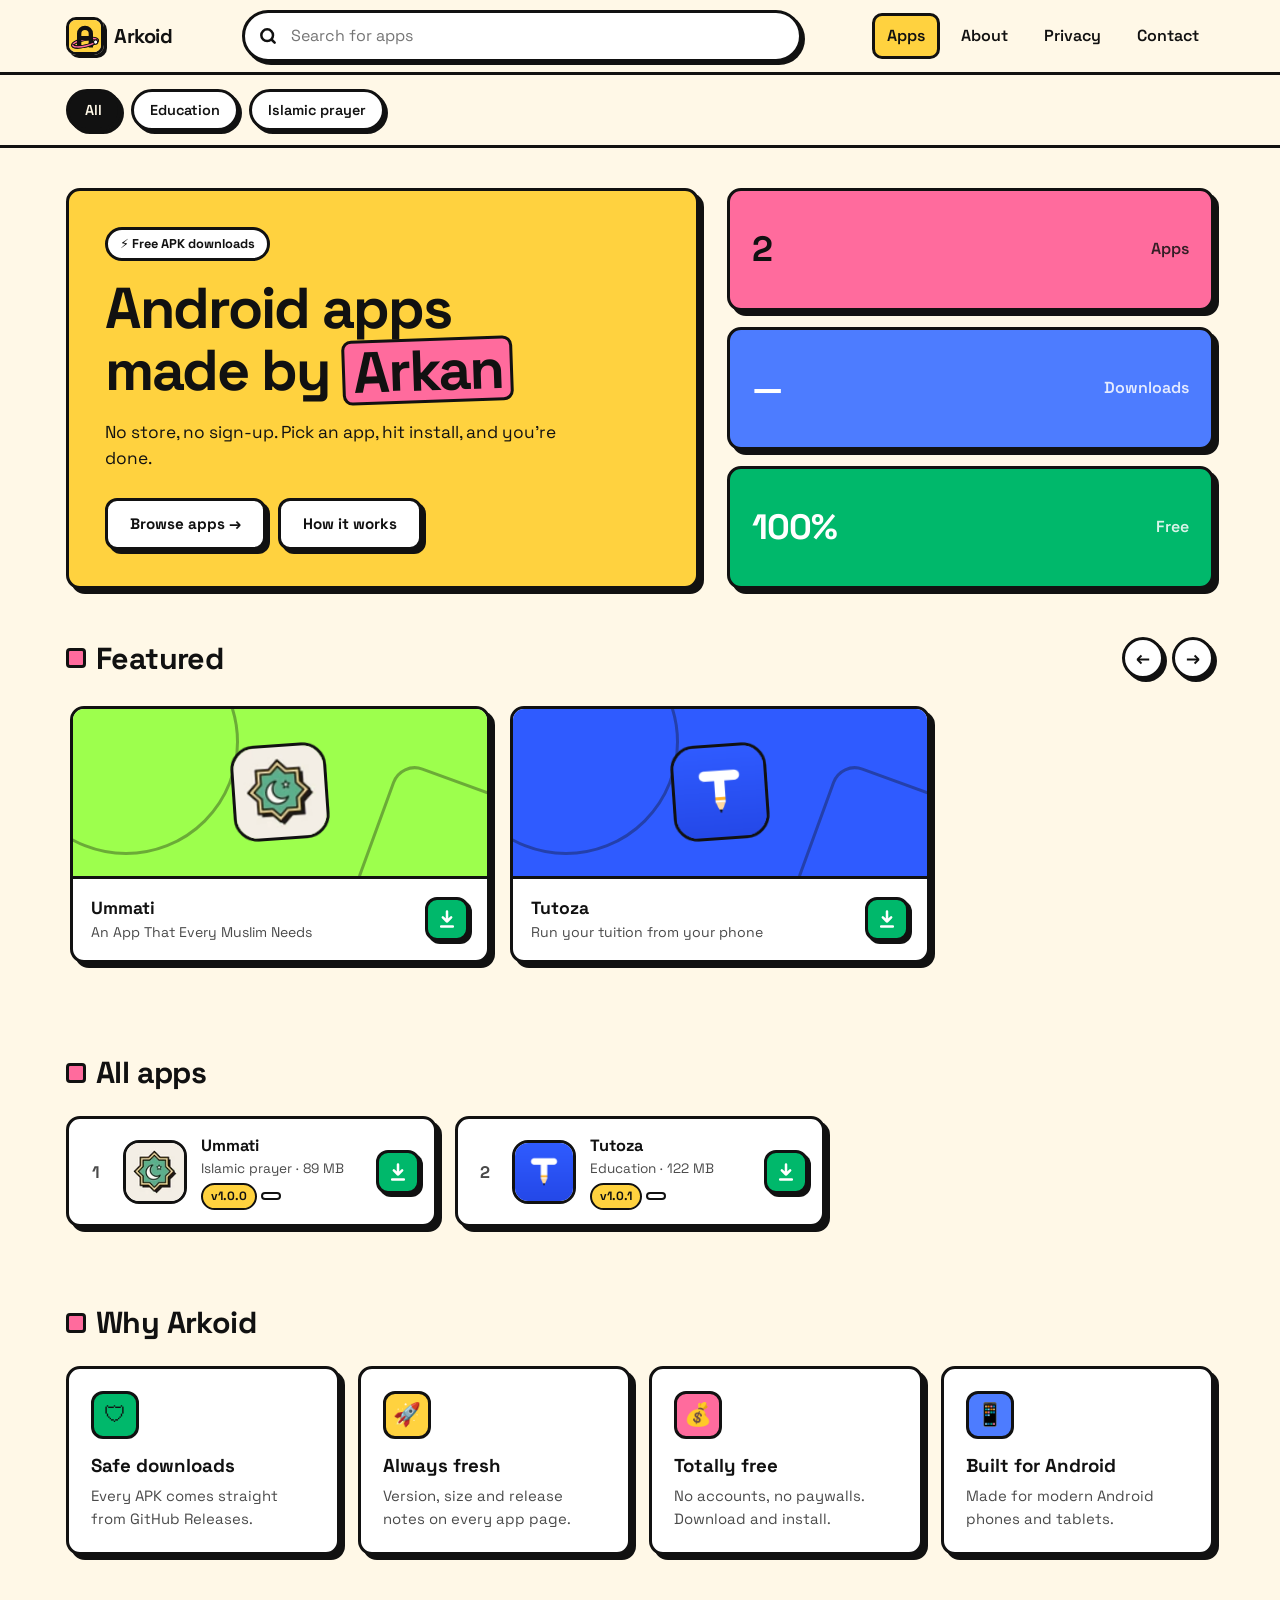
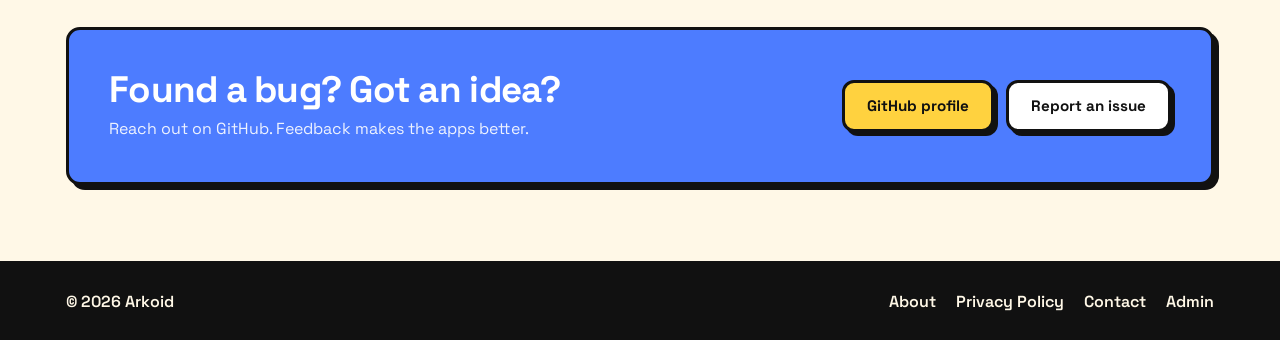
<file: index.html>
<!DOCTYPE html>
<html lang="en">
<head>
  <meta charset="UTF-8">
  <meta name="viewport" content="width=device-width, initial-scale=1.0">
  <title>Arkoid — Android Apps by Arkan (APK Downloads)</title>
  <meta name="description" content="Arkoid: free Android apps by Arkan, downloaded directly as APK files. Productivity, games, tools, photography and more — safe downloads hosted on GitHub Releases.">
  <meta name="keywords" content="Arkoid, Android apps, APK download, free Android apps, Arkan">
  <meta name="author" content="Arkan17">
  <meta name="theme-color" content="#fff8e7">
  <link rel="canonical" href="https://arkan17.github.io/">
  <meta property="og:type" content="website">
  <meta property="og:title" content="Arkoid — Download Android Apps">
  <meta property="og:description" content="Free Android apps, direct APK downloads.">
  <meta property="og:url" content="https://arkan17.github.io/">
  <meta property="og:image" content="https://arkan17.github.io/assets/og-image.png">
  <meta property="og:image:width" content="1200">
  <meta property="og:image:height" content="630">
  <meta property="og:site_name" content="Arkoid">
  <meta name="twitter:card" content="summary_large_image">
  <link rel="icon" type="image/svg+xml" href="assets/favicon.svg">
  <link rel="apple-touch-icon" href="assets/apple-touch-icon.png">
  <link rel="preconnect" href="https://fonts.googleapis.com">
  <link rel="preconnect" href="https://fonts.gstatic.com" crossorigin>
  <link href="https://fonts.googleapis.com/css2?family=Space+Grotesk:wght@400;500;600;700&display=swap" rel="stylesheet">
  <link rel="stylesheet" href="css/style.css">
  <script type="application/ld+json">
  {"@context":"https://schema.org","@type":"WebSite","name":"Arkoid","url":"https://arkan17.github.io/","potentialAction":{"@type":"SearchAction","target":"https://arkan17.github.io/?q={search_term_string}","query-input":"required name=search_term_string"}}
  </script>
</head>
<body data-page="home">
  <header class="topbar">
    <div class="container bar">
      <a class="logo" href="index.html"><img src="assets/logo.svg" alt="Arkoid logo" width="38" height="38"><span>Arkoid</span></a>
      <form class="search" id="search-form" action="index.html" role="search">
        <svg width="20" height="20" viewBox="0 0 24 24" fill="none" stroke="currentColor" stroke-width="3" stroke-linecap="round" aria-hidden="true"><circle cx="11" cy="11" r="7"/><path d="M20 20l-3.5-3.5"/></svg>
        <input id="search" name="q" type="search" placeholder="Search for apps" aria-label="Search apps" autocomplete="off">
      </form>
      <button class="menu-btn" aria-label="Toggle menu" aria-expanded="false">&#9776;</button>
      <ul class="nav-links">
        <li><a href="index.html" class="active">Apps</a></li>
        <li><a href="about.html">About</a></li>
        <li><a href="privacy.html">Privacy</a></li>
        <li><a href="#contact">Contact</a></li>
      </ul>
    </div>
  </header>

  <nav class="tabs" aria-label="Categories">
    <div class="container"><div class="chips" id="chips"></div></div>
  </nav>

  <main>
    <section class="hero" data-promo>
      <div class="container hero-inner">
        <div class="hero-card box">
          <span class="tag">&#9889; Free APK downloads</span>
          <h1>Android apps<br>made by <mark>Arkan</mark></h1>
          <p>No store, no sign-up. Pick an app, hit install, and you’re done.</p>
          <div class="hero-actions">
            <a class="btn" href="#apps">Browse apps &rarr;</a>
            <a class="btn" href="about.html" style="background:#fff">How it works</a>
          </div>
        </div>
        <div class="hero-stats">
          <div class="stat box"><strong id="stat-apps">10+</strong><span>Apps</span></div>
          <div class="stat box"><strong id="stat-dl">…</strong><span>Downloads</span></div>
          <div class="stat box"><strong>100%</strong><span>Free</span></div>
        </div>
      </div>
    </section>

    <section data-promo id="featured-sec">
      <div class="container">
        <div class="section-head">
          <h2>Featured</h2>
          <div class="arrows"><button class="arrow" id="feat-prev" aria-label="Scroll left">&larr;</button><button class="arrow" id="feat-next" aria-label="Scroll right">&rarr;</button></div>
        </div>
        <div class="rail" id="featured-rail"></div>
      </div>
    </section>

    <section id="apps">
      <div class="container">
        <div class="section-head"><h2 id="list-title">All apps</h2></div>
        <div class="list" id="app-grid"><div class="empty box">Loading apps…</div></div>
      </div>
    </section>

    <section data-promo>
      <div class="container">
        <div class="section-head"><h2>Why Arkoid</h2></div>
        <div class="why">
          <div class="box press"><div class="ico" style="background:var(--green)">&#128737;</div><h3>Safe downloads</h3><p>Every APK comes straight from GitHub Releases.</p></div>
          <div class="box press"><div class="ico" style="background:var(--yellow)">&#128640;</div><h3>Always fresh</h3><p>Version, size and release notes on every app page.</p></div>
          <div class="box press"><div class="ico" style="background:var(--pink)">&#128176;</div><h3>Totally free</h3><p>No accounts, no paywalls. Download and install.</p></div>
          <div class="box press"><div class="ico" style="background:var(--blue)">&#128241;</div><h3>Built for Android</h3><p>Made for modern Android phones and tablets.</p></div>
        </div>
      </div>
    </section>

    <section id="contact">
      <div class="container">
        <div class="cta box">
          <div>
            <h2>Found a bug? Got an idea?</h2>
            <p>Reach out on GitHub. Feedback makes the apps better.</p>
          </div>
          <div class="hero-actions">
            <a class="btn btn-yellow" href="https://github.com/Arkan17" target="_blank" rel="noopener">GitHub profile</a>
            <a class="btn" href="https://github.com/Arkan17/arkan17.github.io/issues" target="_blank" rel="noopener" style="background:#fff">Report an issue</a>
          </div>
        </div>
      </div>
    </section>
  </main>

  <footer class="footer">
    <div class="container">
      <span>&copy; <span id="year"></span> Arkoid</span>
      <nav><a href="about.html">About</a><a href="privacy.html">Privacy Policy</a><a href="index.html#contact">Contact</a><a href="admin.html">Admin</a></nav>
    </div>
  </footer>
  <script src="js/ratings-config.js"></script>
  <script src="js/app.js"></script>
</body>
</html>
</file>
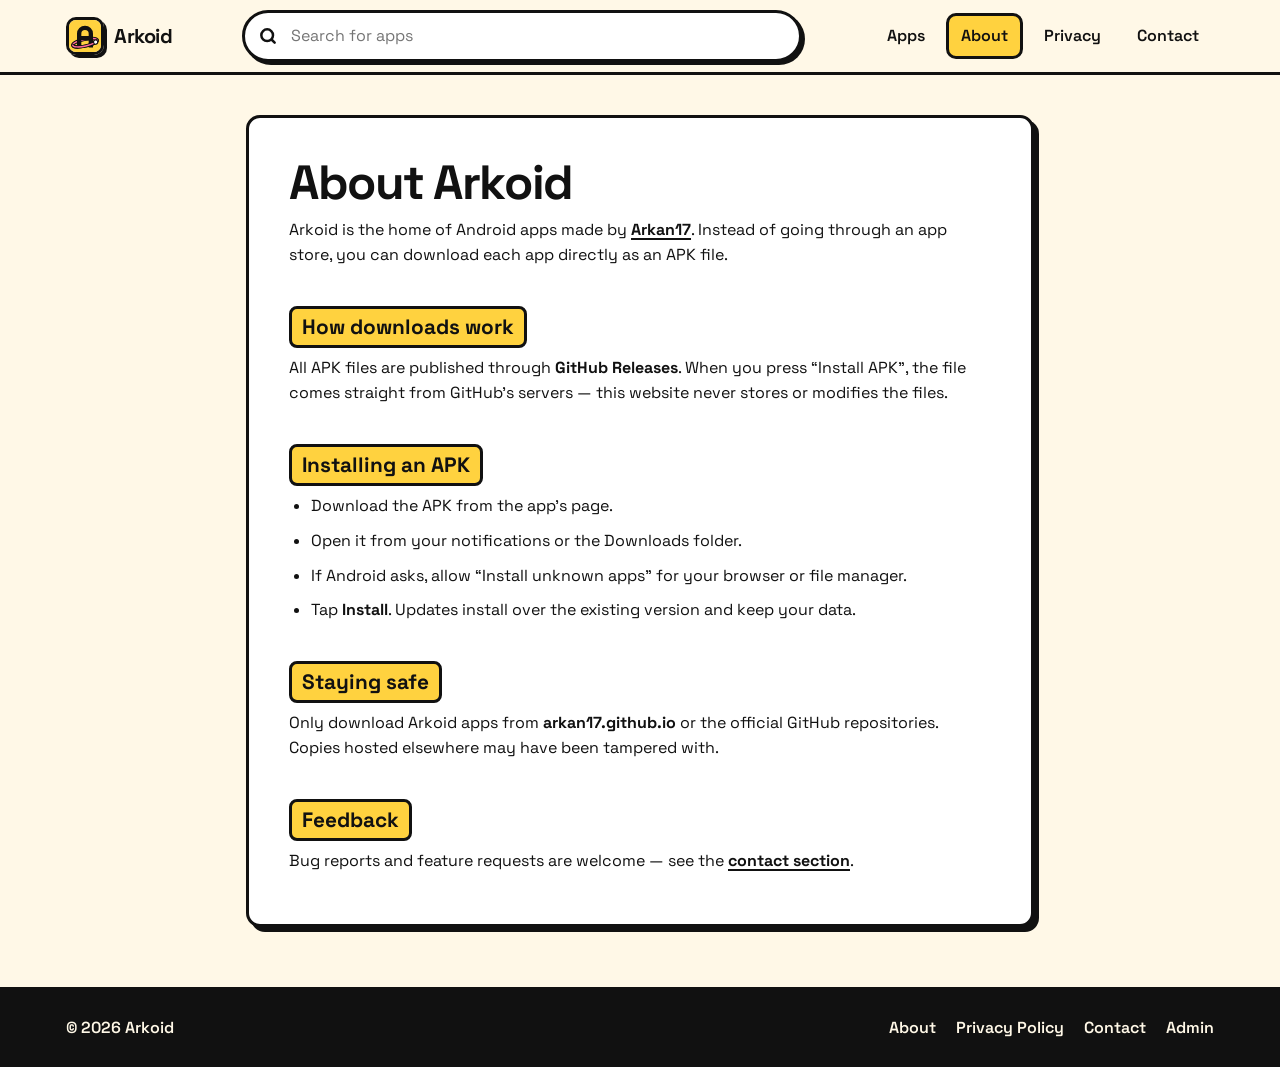
<file: about.html>
<!DOCTYPE html>
<html lang="en">
<head>
  <meta charset="UTF-8">
  <meta name="viewport" content="width=device-width, initial-scale=1.0">
  <title>About | Arkoid</title>
  <meta name="description" content="About Arkoid — a collection of free Android apps by Arkan17, distributed as direct APK downloads.">
  <meta name="theme-color" content="#fff8e7">
  <link rel="canonical" href="https://arkan17.github.io/about.html">
  <link rel="icon" type="image/svg+xml" href="assets/favicon.svg">
  <link rel="apple-touch-icon" href="assets/apple-touch-icon.png">
  <link rel="preconnect" href="https://fonts.googleapis.com">
  <link rel="preconnect" href="https://fonts.gstatic.com" crossorigin>
  <link href="https://fonts.googleapis.com/css2?family=Space+Grotesk:wght@400;500;600;700&display=swap" rel="stylesheet">
  <link rel="stylesheet" href="css/style.css">
</head>
<body data-page="about">
  <header class="topbar">
    <div class="container bar">
      <a class="logo" href="index.html"><img src="assets/logo.svg" alt="Arkoid logo" width="38" height="38"><span>Arkoid</span></a>
      <form class="search" action="index.html" role="search">
        <svg width="20" height="20" viewBox="0 0 24 24" fill="none" stroke="currentColor" stroke-width="3" stroke-linecap="round" aria-hidden="true"><circle cx="11" cy="11" r="7"/><path d="M20 20l-3.5-3.5"/></svg>
        <input name="q" type="search" placeholder="Search for apps" aria-label="Search apps" autocomplete="off">
      </form>
      <button class="menu-btn" aria-label="Toggle menu" aria-expanded="false">&#9776;</button>
      <ul class="nav-links">
        <li><a href="index.html">Apps</a></li>
        <li><a href="about.html" class="active">About</a></li>
        <li><a href="privacy.html">Privacy</a></li>
        <li><a href="index.html#contact">Contact</a></li>
      </ul>
    </div>
  </header>

  <main class="container prose"><div class="box">
    <h1>About Arkoid</h1>
    <p>Arkoid is the home of Android apps made by <a href="https://github.com/Arkan17" target="_blank" rel="noopener">Arkan17</a>. Instead of going through an app store, you can download each app directly as an APK file.</p>

    <h2>How downloads work</h2>
    <p>All APK files are published through <strong>GitHub Releases</strong>. When you press “Install APK”, the file comes straight from GitHub’s servers — this website never stores or modifies the files.</p>

    <h2>Installing an APK</h2>
    <ul>
      <li>Download the APK from the app’s page.</li>
      <li>Open it from your notifications or the Downloads folder.</li>
      <li>If Android asks, allow “Install unknown apps” for your browser or file manager.</li>
      <li>Tap <strong>Install</strong>. Updates install over the existing version and keep your data.</li>
    </ul>

    <h2>Staying safe</h2>
    <p>Only download Arkoid apps from <strong>arkan17.github.io</strong> or the official GitHub repositories. Copies hosted elsewhere may have been tampered with.</p>

    <h2>Feedback</h2>
    <p>Bug reports and feature requests are welcome — see the <a href="index.html#contact">contact section</a>.</p>
  </div></main>

  <footer class="footer">
    <div class="container">
      <span>&copy; <span id="year"></span> Arkoid</span>
      <nav><a href="about.html">About</a><a href="privacy.html">Privacy Policy</a><a href="index.html#contact">Contact</a><a href="admin.html">Admin</a></nav>
    </div>
  </footer>
  <script src="js/app.js"></script>
</body>
</html>
</file>
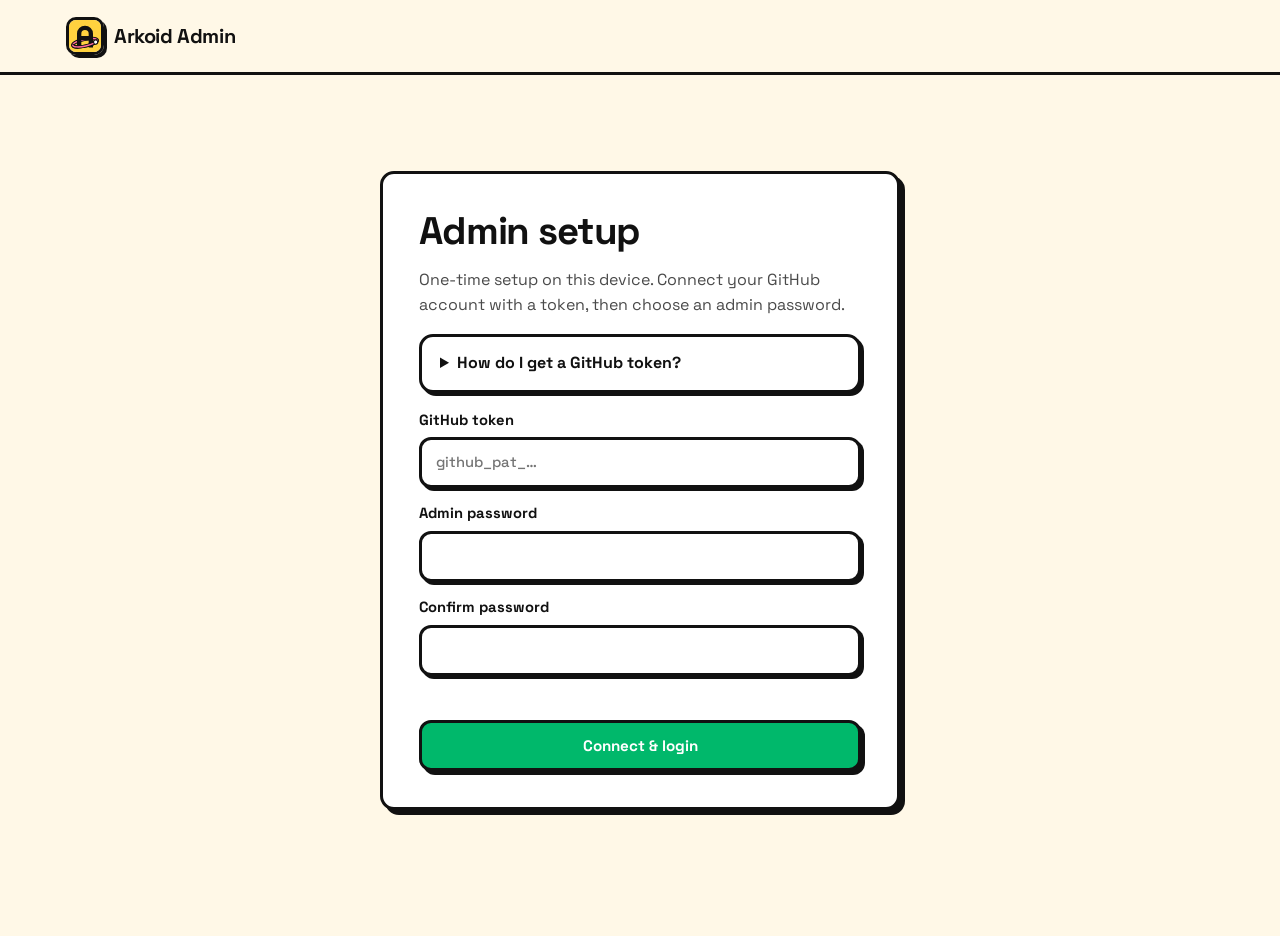
<file: admin.html>
<!DOCTYPE html>
<html lang="en">
<head>
  <meta charset="UTF-8">
  <meta name="viewport" content="width=device-width, initial-scale=1.0">
  <title>Admin | Arkoid</title>
  <meta name="robots" content="noindex, nofollow">
  <meta name="theme-color" content="#fff8e7">
  <link rel="icon" type="image/svg+xml" href="assets/favicon.svg">
  <link rel="apple-touch-icon" href="assets/apple-touch-icon.png">
  <link rel="preconnect" href="https://fonts.googleapis.com">
  <link rel="preconnect" href="https://fonts.gstatic.com" crossorigin>
  <link href="https://fonts.googleapis.com/css2?family=Space+Grotesk:wght@400;500;600;700&display=swap" rel="stylesheet">
  <link rel="stylesheet" href="css/style.css">
  <link rel="stylesheet" href="css/admin.css">
</head>
<body data-page="admin">
  <header class="topbar">
    <div class="container bar admin-bar">
      <a class="logo" href="index.html"><img src="assets/logo.svg" alt="Arkoid logo" width="38" height="38"><span>Arkoid Admin</span></a>
      <div class="admin-actions" id="top-actions" hidden>
        <a class="btn" href="index.html" target="_blank" rel="noopener">View site</a>
        <button class="btn" id="logout-btn" type="button">Logout</button>
      </div>
    </div>
  </header>

  <main class="container admin">

    <!-- ========== First-time setup ========== -->
    <section id="view-setup" class="view" hidden>
      <div class="box auth">
        <h1>Admin setup</h1>
        <p class="muted">One-time setup on this device. Connect your GitHub account with a token, then choose an admin password.</p>

        <details class="help box">
          <summary>How do I get a GitHub token?</summary>
          <ol>
            <li>Open <a href="https://github.com/settings/personal-access-tokens/new" target="_blank" rel="noopener">GitHub → Fine-grained token</a> (logged in as <b>Arkan17</b>).</li>
            <li><b>Token name:</b> Arkoid Admin. <b>Expiration:</b> 1 year (or your choice).</li>
            <li><b>Repository access:</b> “Only select repositories” → <code>arkan17.github.io</code>.</li>
            <li><b>Permissions → Repository permissions → Contents:</b> “Read and write”.</li>
            <li>Click <b>Generate token</b>, copy it, and paste it below.</li>
          </ol>
          <p class="muted">The token is encrypted with your admin password and saved only in this browser. It is never sent anywhere except GitHub.</p>
        </details>

        <form id="setup-form" class="form">
          <label>GitHub token<input id="setup-token" type="password" autocomplete="off" required placeholder="github_pat_…"></label>
          <label>Admin password<input id="setup-pass" type="password" autocomplete="new-password" required minlength="6"></label>
          <label>Confirm password<input id="setup-pass2" type="password" autocomplete="new-password" required minlength="6"></label>
          <p class="error" id="setup-error" role="alert"></p>
          <button class="btn btn-install" type="submit">Connect &amp; login</button>
        </form>
      </div>
    </section>

    <!-- ========== Login ========== -->
    <section id="view-login" class="view" hidden>
      <div class="box auth">
        <h1>Arkan admin login</h1>
        <form id="login-form" class="form">
          <label>Admin password<input id="login-pass" type="password" autocomplete="current-password" required autofocus></label>
          <p class="error" id="login-error" role="alert"></p>
          <button class="btn btn-install" type="submit">Login</button>
        </form>
        <button class="linkish" id="reset-btn" type="button">Forgot password / use a different token</button>
      </div>
    </section>

    <!-- ========== Dashboard ========== -->
    <section id="view-dash" class="view" hidden>
      <div class="dash-head">
        <div>
          <h1>Your apps</h1>
          <p class="muted" id="dash-sub">Loading…</p>
        </div>
        <button class="btn btn-install" id="add-btn" type="button">+ Add new app</button>
      </div>
      <div class="admin-list" id="admin-list"></div>
    </section>

    <!-- ========== Add / edit form ========== -->
    <section id="view-form" class="view" hidden>
      <div class="dash-head">
        <div>
          <button class="linkish" id="back-btn" type="button">&larr; Back to apps</button>
          <h1 id="form-title">Add new app</h1>
        </div>
      </div>

      <form id="app-form" class="app-form" novalidate>
        <div class="form-grid">
          <div class="box panel">
            <h2>APK file</h2>
            <div class="drop" id="drop-apk" tabindex="0" role="button" aria-label="Choose APK file">
              <input type="file" id="in-apk" accept=".apk,application/vnd.android.package-archive" hidden>
              <strong>Drag &amp; drop APK here</strong><span>or click to choose</span>
            </div>
            <div class="file-info" id="apk-info"></div>
          </div>

          <div class="box panel">
            <h2>App icon</h2>
            <div class="icon-row">
              <img id="icon-preview" class="app-icon icon-big" alt="" hidden>
              <div class="drop drop-small" id="drop-icon" tabindex="0" role="button" aria-label="Choose icon">
                <input type="file" id="in-icon" accept="image/*" hidden>
                <strong>Drop icon</strong><span>square PNG/JPG</span>
              </div>
            </div>
          </div>
        </div>

        <div class="box panel">
          <h2>Details</h2>
          <div class="fields">
            <label>App name *<input id="f-name" required maxlength="60"></label>
            <label>App ID (URL) *<input id="f-id" required pattern="[a-z0-9-]+" maxlength="50" placeholder="auto from name"></label>
            <label class="span2">Tagline (one line) *<input id="f-tagline" required maxlength="90"></label>
            <label>Category *<input id="f-category" required list="cat-list" maxlength="40"><datalist id="cat-list"></datalist></label>
            <label>Version *<input id="f-version" required placeholder="1.0.0" maxlength="20"></label>
            <label>Size<input id="f-size" placeholder="auto from APK" maxlength="20"></label>
            <label>Min Android<input id="f-minAndroid" value="8.0" maxlength="10"></label>
            <label>Release date<input id="f-releaseDate" type="date"></label>
            <label>Accent colour<input id="f-color" type="color" value="#4d7cff"></label>
            <label class="span2">Description *<textarea id="f-description" rows="5" required></textarea></label>
            <label class="span2">Features (one per line)<textarea id="f-features" rows="5"></textarea></label>
            <label class="span2">What’s new (changelog)<textarea id="f-changelog" rows="3"></textarea></label>
            <label class="check span2"><input id="f-featured" type="checkbox"> Show in “Featured”</label>
          </div>
        </div>

        <div class="box panel">
          <h2>Screenshots</h2>
          <div class="drop" id="drop-shots" tabindex="0" role="button" aria-label="Add screenshots">
            <input type="file" id="in-shots" accept="image/*" multiple hidden>
            <strong>Drag &amp; drop screenshots</strong><span>or click to choose (multiple allowed)</span>
          </div>
          <div class="shot-list" id="shot-list"></div>
        </div>

        <p class="error" id="form-error" role="alert"></p>
        <div class="publish-bar">
          <button class="btn btn-install" id="publish-btn" type="submit">Publish to website</button>
        </div>
      </form>

      <div class="box panel progress" id="progress" hidden>
        <h2>Publishing…</h2>
        <div class="bar-track"><div class="bar-fill" id="bar-fill"></div></div>
        <ol class="log" id="log"></ol>
      </div>
    </section>
  </main>

  <div class="toast" id="toast" role="status"></div>
  <script src="js/admin.js"></script>
</body>
</html>
</file>
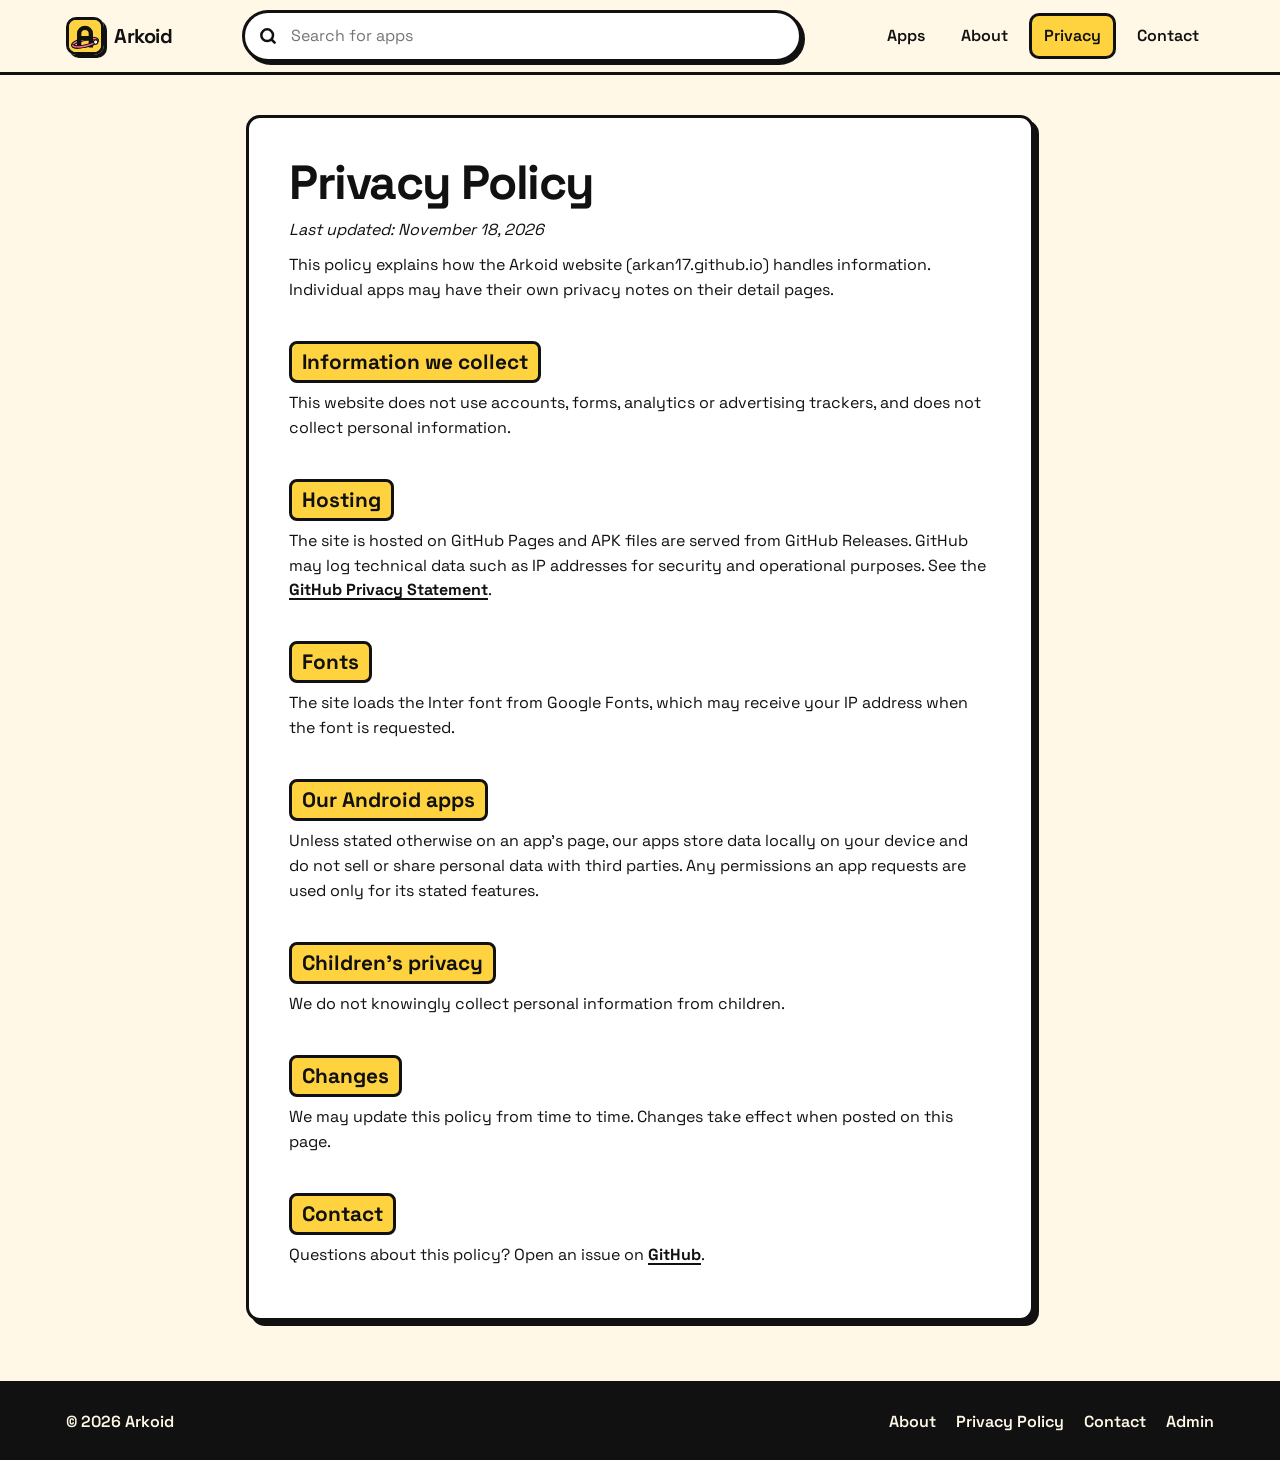
<file: privacy.html>
<!DOCTYPE html>
<html lang="en">
<head>
  <meta charset="UTF-8">
  <meta name="viewport" content="width=device-width, initial-scale=1.0">
  <title>Privacy Policy | Arkoid</title>
  <meta name="description" content="Privacy Policy for the Arkoid website and Android applications.">
  <meta name="theme-color" content="#fff8e7">
  <link rel="canonical" href="https://arkan17.github.io/privacy.html">
  <link rel="icon" type="image/svg+xml" href="assets/favicon.svg">
  <link rel="apple-touch-icon" href="assets/apple-touch-icon.png">
  <link rel="preconnect" href="https://fonts.googleapis.com">
  <link rel="preconnect" href="https://fonts.gstatic.com" crossorigin>
  <link href="https://fonts.googleapis.com/css2?family=Space+Grotesk:wght@400;500;600;700&display=swap" rel="stylesheet">
  <link rel="stylesheet" href="css/style.css">
</head>
<body data-page="privacy">
  <header class="topbar">
    <div class="container bar">
      <a class="logo" href="index.html"><img src="assets/logo.svg" alt="Arkoid logo" width="38" height="38"><span>Arkoid</span></a>
      <form class="search" action="index.html" role="search">
        <svg width="20" height="20" viewBox="0 0 24 24" fill="none" stroke="currentColor" stroke-width="3" stroke-linecap="round" aria-hidden="true"><circle cx="11" cy="11" r="7"/><path d="M20 20l-3.5-3.5"/></svg>
        <input name="q" type="search" placeholder="Search for apps" aria-label="Search apps" autocomplete="off">
      </form>
      <button class="menu-btn" aria-label="Toggle menu" aria-expanded="false">&#9776;</button>
      <ul class="nav-links">
        <li><a href="index.html">Apps</a></li>
        <li><a href="about.html">About</a></li>
        <li><a href="privacy.html" class="active">Privacy</a></li>
        <li><a href="index.html#contact">Contact</a></li>
      </ul>
    </div>
  </header>

  <main class="container prose"><div class="box">
    <h1>Privacy Policy</h1>
    <p><em>Last updated: November 18, 2026</em></p>
    <p>This policy explains how the Arkoid website (arkan17.github.io) handles information. Individual apps may have their own privacy notes on their detail pages.</p>

    <h2>Information we collect</h2>
    <p>This website does not use accounts, forms, analytics or advertising trackers, and does not collect personal information.</p>

    <h2>Hosting</h2>
    <p>The site is hosted on GitHub Pages and APK files are served from GitHub Releases. GitHub may log technical data such as IP addresses for security and operational purposes. See the <a href="https://docs.github.com/en/site-policy/privacy-policies/github-general-privacy-statement" target="_blank" rel="noopener">GitHub Privacy Statement</a>.</p>

    <h2>Fonts</h2>
    <p>The site loads the Inter font from Google Fonts, which may receive your IP address when the font is requested.</p>

    <h2>Our Android apps</h2>
    <p>Unless stated otherwise on an app’s page, our apps store data locally on your device and do not sell or share personal data with third parties. Any permissions an app requests are used only for its stated features.</p>

    <h2>Children’s privacy</h2>
    <p>We do not knowingly collect personal information from children.</p>

    <h2>Changes</h2>
    <p>We may update this policy from time to time. Changes take effect when posted on this page.</p>

    <h2>Contact</h2>
    <p>Questions about this policy? Open an issue on <a href="https://github.com/Arkan17/arkan17.github.io/issues" target="_blank" rel="noopener">GitHub</a>.</p>
  </div></main>

  <footer class="footer">
    <div class="container">
      <span>&copy; <span id="year"></span> Arkoid</span>
      <nav><a href="about.html">About</a><a href="privacy.html">Privacy Policy</a><a href="index.html#contact">Contact</a><a href="admin.html">Admin</a></nav>
    </div>
  </footer>
  <script src="js/app.js"></script>
</body>
</html>
</file>
<file: css/style.css>
/* =========================================================
   Arkoid — Neo-Brutalist theme, Play Store style UX
   Edit the tokens in :root to restyle the whole site.
   ========================================================= */
:root {
  --bg: #fff8e7;          /* page background (cream) */
  --surface: #ffffff;     /* cards */
  --text: #111111;
  --muted: #4a4a4a;
  --line: #111111;        /* border colour */
  --shadow-c: #111111;    /* hard shadow colour */
  --yellow: #ffd23f;
  --pink: #ff6b9d;
  --blue: #4d7cff;
  --green: #00b86b;       /* install button */
  --bw: 3px;              /* border width */
  --sh: 5px;              /* shadow offset */
  --radius: 14px;
  --max: 1180px;
  color-scheme: light;
}
@media (prefers-color-scheme: dark) {
  :root:not([data-theme="light"]) {
    --bg: #141414; --surface: #1f1f1f; --text: #f4f4f4; --muted: #b5b5b5;
    --line: #f4f4f4; --shadow-c: #000000; color-scheme: dark;
  }
}
:root[data-theme="dark"] {
  --bg: #141414; --surface: #1f1f1f; --text: #f4f4f4; --muted: #b5b5b5;
  --line: #f4f4f4; --shadow-c: #000000; color-scheme: dark;
}

* { box-sizing: border-box; margin: 0; padding: 0; }
html { scroll-behavior: smooth; }
body {
  font-family: "Space Grotesk", system-ui, "Segoe UI", Roboto, sans-serif;
  background: var(--bg); color: var(--text); line-height: 1.55;
  min-height: 100vh; display: flex; flex-direction: column;
  -webkit-font-smoothing: antialiased;
}
main { flex: 1; }
a { color: inherit; text-decoration: none; }
img { max-width: 100%; display: block; }
button { font: inherit; color: inherit; }
.container { width: 100%; max-width: var(--max); margin: 0 auto; padding: 0 16px; }

/* ---------- Brutal primitives ---------- */
.box {
  background: var(--surface); border: var(--bw) solid var(--line);
  border-radius: var(--radius); box-shadow: var(--sh) var(--sh) 0 var(--shadow-c);
}
.press { transition: transform .12s ease, box-shadow .12s ease; }
.press:hover { transform: translate(-2px, -2px); box-shadow: calc(var(--sh) + 2px) calc(var(--sh) + 2px) 0 var(--shadow-c); }
.press:active { transform: translate(var(--sh), var(--sh)); box-shadow: 0 0 0 var(--shadow-c); }

.btn {
  display: inline-flex; align-items: center; justify-content: center; gap: 8px;
  padding: 11px 22px; font-weight: 700; font-size: .95rem; cursor: pointer;
  border: var(--bw) solid var(--line); border-radius: 12px; background: var(--surface);
  box-shadow: 4px 4px 0 var(--shadow-c); transition: transform .12s, box-shadow .12s;
  white-space: nowrap;
}
.btn:hover { transform: translate(-2px, -2px); box-shadow: 6px 6px 0 var(--shadow-c); }
.btn:active { transform: translate(4px, 4px); box-shadow: 0 0 0 var(--shadow-c); }
.btn-install { background: var(--green); color: #fff; border-color: var(--line); }
.btn-yellow { background: var(--yellow); color: #111; }
.btn[aria-disabled="true"] { background: var(--surface); color: var(--muted); cursor: not-allowed; box-shadow: 2px 2px 0 var(--shadow-c); transform: none; }

/* ---------- Top bar ---------- */
.topbar { position: sticky; top: 0; z-index: 50; background: var(--bg); border-bottom: var(--bw) solid var(--line); }
.bar { display: grid; grid-template-columns: auto 1fr auto; align-items: center; gap: 20px; height: 72px; }
.logo { display: flex; align-items: center; gap: 10px; font-weight: 700; font-size: 1.25rem; letter-spacing: -.02em; }
.logo img { width: 38px; height: 38px; border: var(--bw) solid var(--line); border-radius: 10px; box-shadow: 3px 3px 0 var(--shadow-c); }
.search { position: relative; max-width: 560px; width: 100%; justify-self: center; }
.search input {
  width: 100%; padding: 11px 16px 11px 46px; font: inherit; font-size: 1rem; color: var(--text);
  background: var(--surface); border: var(--bw) solid var(--line); border-radius: 999px; outline: none;
  box-shadow: 3px 3px 0 var(--shadow-c); transition: box-shadow .12s;
}
.search input:focus { box-shadow: 5px 5px 0 var(--blue); }
.search svg { position: absolute; left: 16px; top: 50%; transform: translateY(-50%); pointer-events: none; }
.nav-links { display: flex; gap: 6px; list-style: none; }
.nav-links a { display: block; padding: 8px 12px; font-weight: 600; border: var(--bw) solid transparent; border-radius: 10px; }
.nav-links a:hover { border-color: var(--line); background: var(--surface); }
.nav-links a.active { background: var(--yellow); border-color: var(--line); color: #111; }
.menu-btn { display: none; width: 44px; height: 44px; border: var(--bw) solid var(--line); border-radius: 10px; background: var(--surface); font-size: 1.3rem; cursor: pointer; box-shadow: 3px 3px 0 var(--shadow-c); }

/* ---------- Category tabs ---------- */
.tabs { border-bottom: var(--bw) solid var(--line); background: var(--bg); position: sticky; top: 72px; z-index: 40; }
.chips { display: flex; gap: 10px; overflow-x: auto; padding: 14px 0; scrollbar-width: none; }
.chips::-webkit-scrollbar { display: none; }
.chip {
  flex: 0 0 auto; padding: 7px 16px; font-weight: 600; font-size: .9rem; cursor: pointer;
  background: var(--surface); border: var(--bw) solid var(--line); border-radius: 999px;
  box-shadow: 3px 3px 0 var(--shadow-c); transition: transform .12s, box-shadow .12s, background .12s;
}
.chip:hover { transform: translate(-1px, -1px); box-shadow: 4px 4px 0 var(--shadow-c); }
.chip.active { background: var(--text); color: var(--bg); }

/* ---------- Hero ---------- */
.hero { padding: 40px 0 10px; }
.hero-inner { display: grid; grid-template-columns: 1.3fr 1fr; gap: 28px; align-items: stretch; }
.hero-card { padding: 36px; background: var(--yellow); color: #111; position: relative; overflow: hidden; }
.hero-card .tag { display: inline-block; background: #fff; border: var(--bw) solid #111; border-radius: 999px; padding: 4px 12px; font-weight: 700; font-size: .8rem; margin-bottom: 18px; }
.hero-card h1 { font-size: clamp(2.1rem, 5vw, 3.6rem); line-height: 1.02; letter-spacing: -.035em; font-weight: 700; margin-bottom: 16px; }
.hero-card h1 mark { background: var(--pink); color: #111; padding: 0 8px; border: var(--bw) solid #111; border-radius: 10px; display: inline-block; transform: rotate(-2deg); }
.hero-card p { font-size: 1.08rem; max-width: 460px; margin-bottom: 26px; }
.hero-actions { display: flex; gap: 12px; flex-wrap: wrap; }
.hero-card .btn { border-color: #111; box-shadow: 4px 4px 0 #111; }
.hero-stats { display: grid; grid-template-rows: repeat(3, 1fr); gap: 16px; }
.stat { padding: 18px 22px; display: flex; align-items: center; justify-content: space-between; }
.stat strong { font-size: 2.2rem; font-weight: 700; letter-spacing: -.03em; }
.stat span { font-weight: 600; color: var(--muted); }
.stat:nth-child(1) { background: var(--pink); color: #111; }
.stat:nth-child(2) { background: var(--blue); color: #fff; }
.stat:nth-child(3) { background: var(--green); color: #fff; }
.stat:nth-child(n) span { color: inherit; opacity: .85; }

/* ---------- Sections ---------- */
section { padding: 36px 0; }
.section-head { display: flex; align-items: center; justify-content: space-between; gap: 16px; margin-bottom: 20px; }
.section-head h2 { font-size: clamp(1.4rem, 2.6vw, 1.9rem); letter-spacing: -.02em; display: flex; align-items: center; gap: 10px; }
.section-head h2::before { content: ""; width: 14px; height: 14px; background: var(--pink); border: var(--bw) solid var(--line); border-radius: 4px; }
.arrows { display: flex; gap: 8px; }
.arrow { width: 42px; height: 42px; border: var(--bw) solid var(--line); border-radius: 50%; background: var(--surface); cursor: pointer; font-size: 1.1rem; font-weight: 700; box-shadow: 3px 3px 0 var(--shadow-c); transition: transform .12s, box-shadow .12s; }
.arrow:active { transform: translate(3px, 3px); box-shadow: none; }

/* ---------- Featured carousel ---------- */
.rail { display: flex; gap: 20px; overflow-x: auto; scroll-snap-type: x mandatory; padding: 4px 8px 14px 4px; scrollbar-width: none; }
.rail::-webkit-scrollbar { display: none; }
.feat { flex: 0 0 min(420px, 85%); scroll-snap-align: start; overflow: hidden; display: flex; flex-direction: column; }
.feat-banner { height: 170px; display: flex; align-items: center; justify-content: center; border-bottom: var(--bw) solid var(--line); position: relative; overflow: hidden; }
.feat-banner::before, .feat-banner::after { content: ""; position: absolute; border: var(--bw) solid #111; border-radius: 50%; opacity: .35; }
.feat-banner::before { width: 220px; height: 220px; left: -60px; top: -80px; }
.feat-banner::after { width: 140px; height: 140px; right: -30px; bottom: -50px; border-radius: 24px; transform: rotate(20deg); }
.feat-banner .app-icon { width: 96px; height: 96px; border-radius: 24px; position: relative; z-index: 1; transform: rotate(-4deg); }
.feat-body { display: flex; align-items: center; gap: 14px; padding: 16px 18px; }
.feat-body .info { flex: 1; min-width: 0; }
.feat-body h3 { font-size: 1.1rem; }
.feat-body p { color: var(--muted); font-size: .88rem; white-space: nowrap; overflow: hidden; text-overflow: ellipsis; }

/* ---------- App list (Top charts style) ---------- */
.list { display: grid; grid-template-columns: repeat(auto-fill, minmax(330px, 1fr)); gap: 18px; }
.row { display: flex; align-items: center; gap: 14px; padding: 14px; animation: pop .35s both; }
@keyframes pop { from { opacity: 0; transform: translateY(10px); } }
.rank { font-weight: 700; font-size: 1.05rem; width: 26px; text-align: center; color: var(--muted); }
.app-icon { width: 64px; height: 64px; border-radius: 16px; flex-shrink: 0; border: var(--bw) solid var(--line); object-fit: cover; background: var(--surface); }
.row .info { flex: 1; min-width: 0; }
.row h3 { font-size: 1.02rem; white-space: nowrap; overflow: hidden; text-overflow: ellipsis; }
.sub { color: var(--muted); font-size: .85rem; }
.pill { display: inline-block; font-size: .75rem; font-weight: 700; padding: 2px 8px; border: 2px solid var(--line); border-radius: 999px; background: var(--yellow); color: #111; margin-top: 4px; }
.get { width: 44px; height: 44px; flex-shrink: 0; display: grid; place-items: center; border: var(--bw) solid var(--line); border-radius: 12px; background: var(--green); color: #fff; box-shadow: 3px 3px 0 var(--shadow-c); transition: transform .12s, box-shadow .12s; }
.get:hover { transform: translate(-1px, -1px); box-shadow: 4px 4px 0 var(--shadow-c); }
.get:active { transform: translate(3px, 3px); box-shadow: none; }
.get[aria-disabled="true"] { background: var(--surface); color: var(--muted); }
.empty { text-align: center; padding: 50px 20px; grid-column: 1 / -1; font-weight: 600; }

/* ---------- Why section ---------- */
.why { display: grid; grid-template-columns: repeat(auto-fit, minmax(220px, 1fr)); gap: 18px; }
.why .box { padding: 22px; }
.why .ico { width: 48px; height: 48px; display: grid; place-items: center; font-size: 1.4rem; border: var(--bw) solid var(--line); border-radius: 12px; margin-bottom: 12px; color: #111; }
.why h3 { margin-bottom: 4px; }
.why p { color: var(--muted); font-size: .93rem; }

/* ---------- Contact ---------- */
.cta { padding: 40px; background: var(--blue); color: #fff; display: flex; align-items: center; justify-content: space-between; gap: 24px; flex-wrap: wrap; }
.cta h2 { font-size: clamp(1.6rem, 3vw, 2.3rem); letter-spacing: -.02em; line-height: 1.1; }
.cta p { opacity: .9; margin-top: 6px; }
.cta .btn { color: #111; border-color: #111; box-shadow: 4px 4px 0 #111; }

/* ---------- Detail page (Play Store layout) ---------- */
.crumbs { padding: 22px 0 0; font-weight: 600; font-size: .9rem; }
.crumbs a { text-decoration: underline; text-decoration-thickness: 2px; text-underline-offset: 3px; }
.d-head { display: flex; gap: 24px; align-items: center; padding: 26px 0 22px; }
.d-head .app-icon { width: 112px; height: 112px; border-radius: 28px; box-shadow: var(--sh) var(--sh) 0 var(--shadow-c); }
.d-head h1 { font-size: clamp(1.8rem, 4vw, 2.8rem); line-height: 1.08; letter-spacing: -.03em; }
.dev { font-weight: 700; color: var(--green); }
.d-head .sub { margin-top: 2px; }
.d-stats { display: flex; overflow-x: auto; margin-bottom: 22px; }
.d-stats > div { flex: 1 0 120px; padding: 14px 10px; text-align: center; border-right: var(--bw) solid var(--line); }
.d-stats > div:last-child { border-right: 0; }
.d-stats strong { display: block; font-size: 1.05rem; }
.d-stats small { color: var(--muted); font-size: .8rem; font-weight: 600; }
.d-actions { display: flex; gap: 12px; margin-bottom: 34px; flex-wrap: wrap; }
.d-actions .btn-install { min-width: 220px; padding: 14px 28px; font-size: 1rem; }
.shots { display: flex; gap: 16px; overflow-x: auto; padding: 4px 8px 16px 4px; scroll-snap-type: x mandatory; }
.shot { flex: 0 0 auto; width: 210px; aspect-ratio: 9 / 19; overflow: hidden; scroll-snap-align: start; cursor: zoom-in; padding: 0; }
.shot img { width: 100%; height: 100%; object-fit: cover; }
.d-grid { display: grid; grid-template-columns: 1.6fr 1fr; gap: 24px; margin-top: 18px; align-items: start; }
.d-col { display: grid; gap: 24px; }
.panel { padding: 24px; }
.panel h2 { font-size: 1.25rem; margin-bottom: 10px; }
.panel p { color: var(--muted); }
.feature-list { list-style: none; display: grid; gap: 8px; margin-top: 14px; }
.feature-list li { display: flex; gap: 10px; align-items: flex-start; font-weight: 500; }
.feature-list li::before { content: "✓"; flex-shrink: 0; width: 22px; height: 22px; display: grid; place-items: center; font-size: .8rem; font-weight: 700; background: var(--green); color: #fff; border: 2px solid var(--line); border-radius: 6px; }
.tags { display: flex; gap: 8px; flex-wrap: wrap; margin-top: 16px; }
.info-table { width: 100%; border-collapse: collapse; }
.info-table td { padding: 9px 0; border-bottom: 2px dashed var(--line); }
.info-table tr:last-child td { border-bottom: 0; }
.info-table td:first-child { color: var(--muted); font-weight: 600; }
.info-table td:last-child { text-align: right; font-weight: 700; }
.note { background: var(--yellow); color: #111; }
.note p { color: #111; }
.mini { flex: 0 0 150px; padding: 14px; display: flex; flex-direction: column; gap: 8px; scroll-snap-align: start; }
.mini .app-icon { width: 100%; height: auto; aspect-ratio: 1; border-radius: 20px; }
.mini h3 { font-size: .95rem; white-space: nowrap; overflow: hidden; text-overflow: ellipsis; }

/* ---------- Lightbox & toast ---------- */
.lightbox { position: fixed; inset: 0; background: rgba(0, 0, 0, .85); display: none; align-items: center; justify-content: center; z-index: 100; padding: 20px; cursor: zoom-out; }
.lightbox.open { display: flex; }
.lightbox img { max-height: 90vh; border: var(--bw) solid #fff; border-radius: 20px; }
.toast { position: fixed; left: 50%; bottom: 24px; transform: translate(-50%, 120px); z-index: 120; padding: 12px 20px; font-weight: 700; background: var(--yellow); color: #111; border: var(--bw) solid #111; border-radius: 12px; box-shadow: 4px 4px 0 #111; transition: transform .25s; }
.toast.show { transform: translate(-50%, 0); }

/* ---------- Prose pages ---------- */
.prose { max-width: 820px; padding: 40px 16px 20px; }
.prose .box { padding: clamp(22px, 4vw, 40px); }
.prose h1 { font-size: clamp(2rem, 4.5vw, 3rem); letter-spacing: -.03em; line-height: 1.05; margin-bottom: 10px; }
.prose h2 { margin: 28px 0 8px; font-size: 1.3rem; display: inline-block; background: var(--yellow); color: #111; padding: 2px 10px; border: var(--bw) solid var(--line); border-radius: 8px; }
.prose p, .prose li { margin-bottom: 10px; }
.prose ul { padding-left: 22px; }
.prose a { font-weight: 700; text-decoration: underline; text-decoration-thickness: 2px; text-underline-offset: 3px; }

/* ---------- Footer ---------- */
.footer { border-top: var(--bw) solid var(--line); margin-top: 40px; padding: 26px 0; font-weight: 600; background: var(--text); color: var(--bg); }
.footer .container { display: flex; justify-content: space-between; gap: 16px; flex-wrap: wrap; }
.footer nav { display: flex; gap: 20px; flex-wrap: wrap; }
.footer a:hover { text-decoration: underline; text-underline-offset: 3px; }

/* ---------- Responsive ---------- */
@media (max-width: 900px) {
  .hero-inner, .d-grid { grid-template-columns: 1fr; }
  .hero-stats { grid-template-columns: repeat(3, 1fr); grid-template-rows: none; }
  .stat { flex-direction: column; align-items: flex-start; padding: 14px; }
  .stat strong { font-size: 1.6rem; }
}
@media (max-width: 760px) {
  .bar { grid-template-columns: 1fr auto; height: auto; padding: 12px 16px; gap: 12px; }
  .search { grid-column: 1 / -1; grid-row: 2; max-width: none; }
  .menu-btn { display: block; }
  .nav-links { display: none; position: absolute; top: 100%; left: 0; right: 0; flex-direction: column; gap: 0; padding: 10px 16px 16px; background: var(--bg); border-bottom: var(--bw) solid var(--line); }
  .nav-links.open { display: flex; }
  .nav-links a { padding: 12px; }
  .tabs { top: 122px; }
  .hero { padding-top: 24px; }
  .hero-card { padding: 26px 22px; }
  .list { grid-template-columns: 1fr; }
  .rank { display: none; }
  .d-head { gap: 16px; }
  .d-head .app-icon { width: 84px; height: 84px; border-radius: 22px; }
  .d-actions .btn-install { flex: 1; min-width: 0; }
  .shot { width: 160px; }
  .cta { padding: 28px 22px; }
  .cta .hero-actions { width: 100%; }
  section { padding: 24px 0; }
  .hero-actions .btn { flex: 1; }
  .hero-stats { gap: 12px; }
  .stat strong { font-size: 1.4rem; }
  .feat { flex-basis: 88%; }
  .feat-banner { height: 140px; }
  /* App stats: 2x2 grid instead of sideways scroll */
  .d-stats { display: grid; grid-template-columns: 1fr 1fr; }
  .d-stats > div { border-right: 0; }
  .d-stats > div:nth-child(odd) { border-right: var(--bw) solid var(--line); }
  .d-stats > div:nth-child(-n+2) { border-bottom: var(--bw) solid var(--line); }
  .panel { padding: 20px; }
  .info-table td { font-size: .92rem; }
}
@media (max-width: 380px) {
  :root { --sh: 4px; }
  .logo span { font-size: 1.1rem; }
  .hero-card h1 { font-size: 1.9rem; }
  .stat { padding: 12px 10px; }
  .stat span { font-size: .8rem; }
  .row { padding: 12px; gap: 10px; }
  .app-icon { width: 56px; height: 56px; }
  .d-actions .btn { padding: 12px 14px; }
}
@media (prefers-reduced-motion: reduce) {
  *, *::before, *::after { animation: none !important; transition: none !important; scroll-behavior: auto !important; }
}

/* ---------- Ratings ---------- */
.stars { position: relative; display: inline-block; font-size: 1.25rem; letter-spacing: 2px; line-height: 1; }
.stars::before { content: "★★★★★"; color: var(--muted); opacity: .3; }
.stars::after { content: "★★★★★"; position: absolute; left: 0; top: 0; width: var(--p, 0%); overflow: hidden; white-space: nowrap; color: #ffb400; }
.rt-wrap { display: grid; grid-template-columns: auto 1fr; gap: 26px; align-items: center; margin-top: 6px; }
.rt-big { display: grid; justify-items: center; gap: 6px; text-align: center; }
.rt-big strong { font-size: 3.4rem; line-height: 1; letter-spacing: -.03em; }
.rt-big small { color: var(--muted); font-weight: 600; }
.rt-bars { display: grid; gap: 6px; }
.rt-bar { display: grid; grid-template-columns: 14px 1fr; gap: 10px; align-items: center; font-weight: 700; font-size: .85rem; }
.rt-track { height: 12px; border: 2px solid var(--line); border-radius: 999px; overflow: hidden; background: var(--bg); }
.rt-fill { height: 100%; background: var(--yellow); border-right: 2px solid var(--line); transition: width .4s; }
.rate-title { margin-top: 22px; font-size: 1.05rem; }
.rate { display: flex; gap: 8px; margin: 10px 0 8px; }
.rate button {
  width: 50px; height: 50px; font-size: 1.5rem; line-height: 1; cursor: pointer; color: var(--muted);
  background: var(--surface); border: var(--bw) solid var(--line); border-radius: 12px;
  box-shadow: 3px 3px 0 var(--shadow-c); transition: transform .12s, box-shadow .12s, background .12s;
}
.rate button.on { background: var(--yellow); color: #111; }
.rate button:active { transform: translate(3px, 3px); box-shadow: none; }
.rate button:disabled { cursor: wait; }
.rt-pill { background: var(--surface); color: var(--text); }
@media (max-width: 760px) {
  .rt-wrap { gap: 18px; }
  .rt-big strong { font-size: 2.8rem; }
  .rate button { flex: 1; width: auto; }
}
</file>
<file: css/admin.css>
/* Admin panel — builds on style.css tokens */
[hidden] { display: none !important; }
.admin-bar { grid-template-columns: auto auto; justify-content: space-between; }
.admin-actions { display: flex; gap: 10px; }
.admin { padding: 30px 16px 60px; }
.muted { color: var(--muted); }
.view h1 { font-size: clamp(1.7rem, 4vw, 2.4rem); letter-spacing: -.03em; line-height: 1.1; }

/* Auth */
.auth { max-width: 520px; margin: 30px auto; padding: clamp(22px, 5vw, 36px); display: grid; gap: 16px; }
.help { padding: 14px 18px; box-shadow: 3px 3px 0 var(--shadow-c); }
.help summary { font-weight: 700; cursor: pointer; }
.help ol { padding-left: 20px; margin: 10px 0; display: grid; gap: 6px; }
.help a { font-weight: 700; text-decoration: underline; }
code { background: var(--yellow); color: #111; padding: 1px 6px; border-radius: 6px; border: 2px solid var(--line); font-size: .9em; }

/* Forms */
.form { display: grid; gap: 14px; }
label { display: grid; gap: 6px; font-weight: 700; font-size: .92rem; }
input:not([type="checkbox"]):not([type="color"]):not([type="file"]), textarea {
  width: 100%; padding: 11px 14px; font: inherit; font-weight: 500; color: var(--text);
  background: var(--surface); border: var(--bw) solid var(--line); border-radius: 12px; outline: none;
  box-shadow: 3px 3px 0 var(--shadow-c); transition: box-shadow .12s;
}
input:focus, textarea:focus { box-shadow: 4px 4px 0 var(--blue) !important; }
input:read-only { background: var(--bg); color: var(--muted); }
textarea { resize: vertical; }
input[type="color"] { width: 100%; height: 46px; border: var(--bw) solid var(--line); border-radius: 12px; background: var(--surface); padding: 4px; cursor: pointer; }
.check { display: flex; align-items: center; gap: 10px; }
.check input { width: 22px; height: 22px; accent-color: var(--green); }
.error { color: #d92d20; font-weight: 700; min-height: 1em; }
.linkish { background: none; border: 0; cursor: pointer; font-weight: 700; text-decoration: underline; text-underline-offset: 3px; justify-self: start; padding: 0; }

/* Dashboard */
.dash-head { display: flex; align-items: flex-end; justify-content: space-between; gap: 16px; margin-bottom: 22px; flex-wrap: wrap; }
.admin-list { display: grid; gap: 14px; }
.a-row { display: flex; align-items: center; gap: 14px; padding: 14px; }
.a-row .info { flex: 1; min-width: 0; }
.a-row h3 { white-space: nowrap; overflow: hidden; text-overflow: ellipsis; }
.a-row .btns { display: flex; gap: 8px; flex-wrap: wrap; justify-content: flex-end; }
.a-row .btn { padding: 8px 14px; font-size: .88rem; }
.btn-danger { background: #ff5a4f; color: #111; }
.status { display: inline-block; font-size: .75rem; font-weight: 700; padding: 2px 8px; border: 2px solid var(--line); border-radius: 999px; margin: 4px 6px 0 0; }
.status.ok { background: var(--green); color: #fff; }
.status.no { background: var(--surface); color: var(--muted); }

/* App form */
.app-form { display: grid; gap: 22px; }
.form-grid { display: grid; grid-template-columns: 1.4fr 1fr; gap: 22px; }
.fields { display: grid; grid-template-columns: repeat(2, 1fr); gap: 16px; }
.span2 { grid-column: 1 / -1; }
.drop {
  display: grid; place-items: center; gap: 4px; text-align: center; padding: 30px 16px; cursor: pointer;
  border: var(--bw) dashed var(--line); border-radius: var(--radius); background: var(--bg); transition: background .15s, transform .15s;
}
.drop span { color: var(--muted); font-size: .88rem; }
.drop:hover, .drop:focus-visible { background: var(--surface); outline: none; }
.drop.over { background: var(--yellow); color: #111; transform: scale(1.01); }
.drop.over span { color: #111; }
.drop-small { flex: 1; padding: 20px 12px; }
.icon-row { display: flex; gap: 16px; align-items: center; }
.icon-big { width: 96px; height: 96px; border-radius: 24px; }
.file-info { margin-top: 12px; font-weight: 600; word-break: break-all; }
.file-info .x { margin-left: 8px; }
.shot-list { display: flex; gap: 14px; overflow-x: auto; padding: 16px 6px 10px 2px; }
.shot-item { position: relative; flex: 0 0 auto; width: 120px; aspect-ratio: 9 / 19; border: var(--bw) solid var(--line); border-radius: 14px; overflow: hidden; box-shadow: 3px 3px 0 var(--shadow-c); background: var(--surface); }
.shot-item img { width: 100%; height: 100%; object-fit: cover; }
.shot-item .tools { position: absolute; inset: auto 4px 4px 4px; display: flex; gap: 4px; justify-content: center; }
.mini-btn { width: 30px; height: 30px; display: grid; place-items: center; border: 2px solid #111; border-radius: 8px; background: #fff; color: #111; font-weight: 700; cursor: pointer; }
.mini-btn.del { background: #ff5a4f; }
.publish-bar { display: flex; justify-content: flex-end; }
.publish-bar .btn { padding: 14px 30px; font-size: 1.05rem; }

/* Progress */
.progress { margin-top: 22px; }
.bar-track { height: 22px; border: var(--bw) solid var(--line); border-radius: 999px; overflow: hidden; background: var(--bg); margin: 8px 0 16px; }
.bar-fill { height: 100%; width: 0; background: var(--green); transition: width .3s; }
.log { padding-left: 22px; display: grid; gap: 6px; font-weight: 500; }
.log li.done::marker { color: var(--green); }
.log li.err { color: #d92d20; font-weight: 700; }
.log a { text-decoration: underline; font-weight: 700; }

@media (max-width: 760px) {
  .admin-bar { grid-template-columns: 1fr auto; }
  .admin-actions .btn { padding: 8px 12px; font-size: .85rem; }
  .form-grid, .fields { grid-template-columns: 1fr; }
  .a-row { flex-wrap: wrap; }
  .a-row .btns { width: 100%; justify-content: stretch; }
  .a-row .btns .btn { flex: 1; }
  .publish-bar .btn { width: 100%; }
}
</file>
